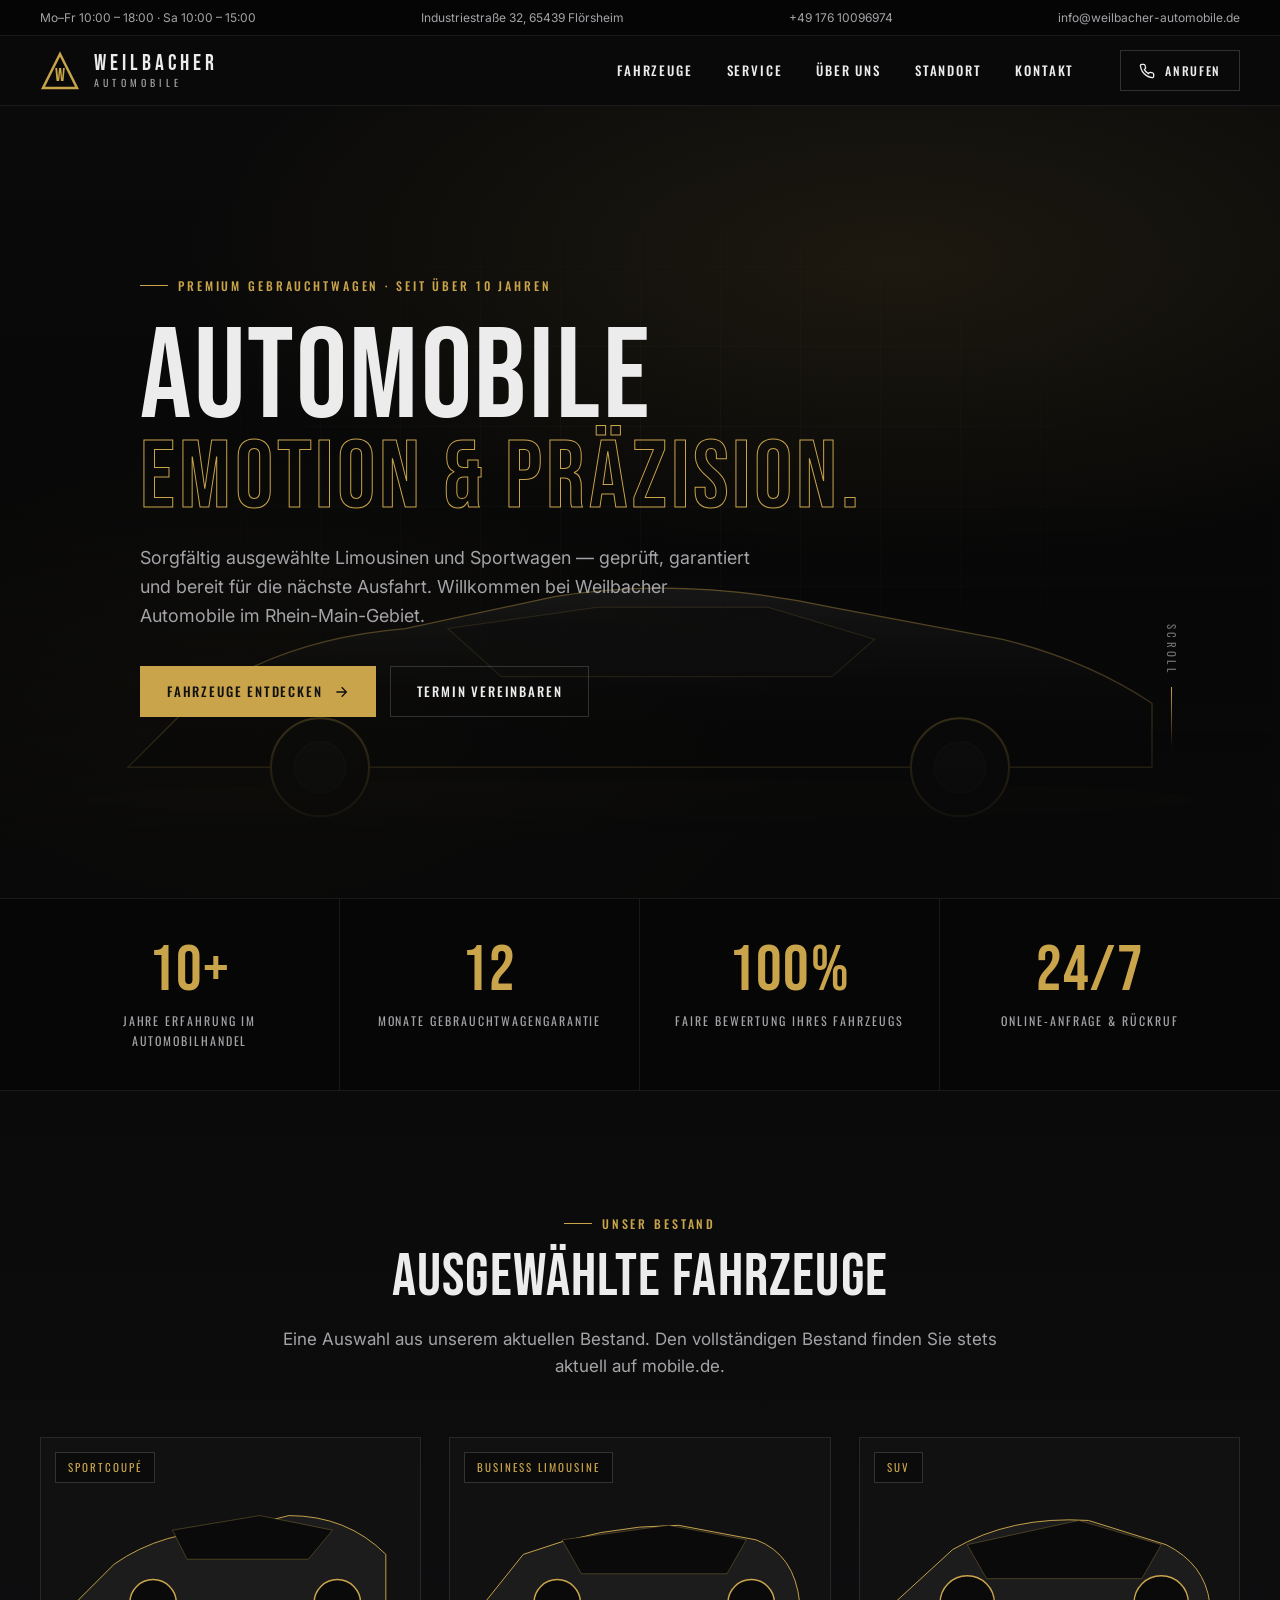
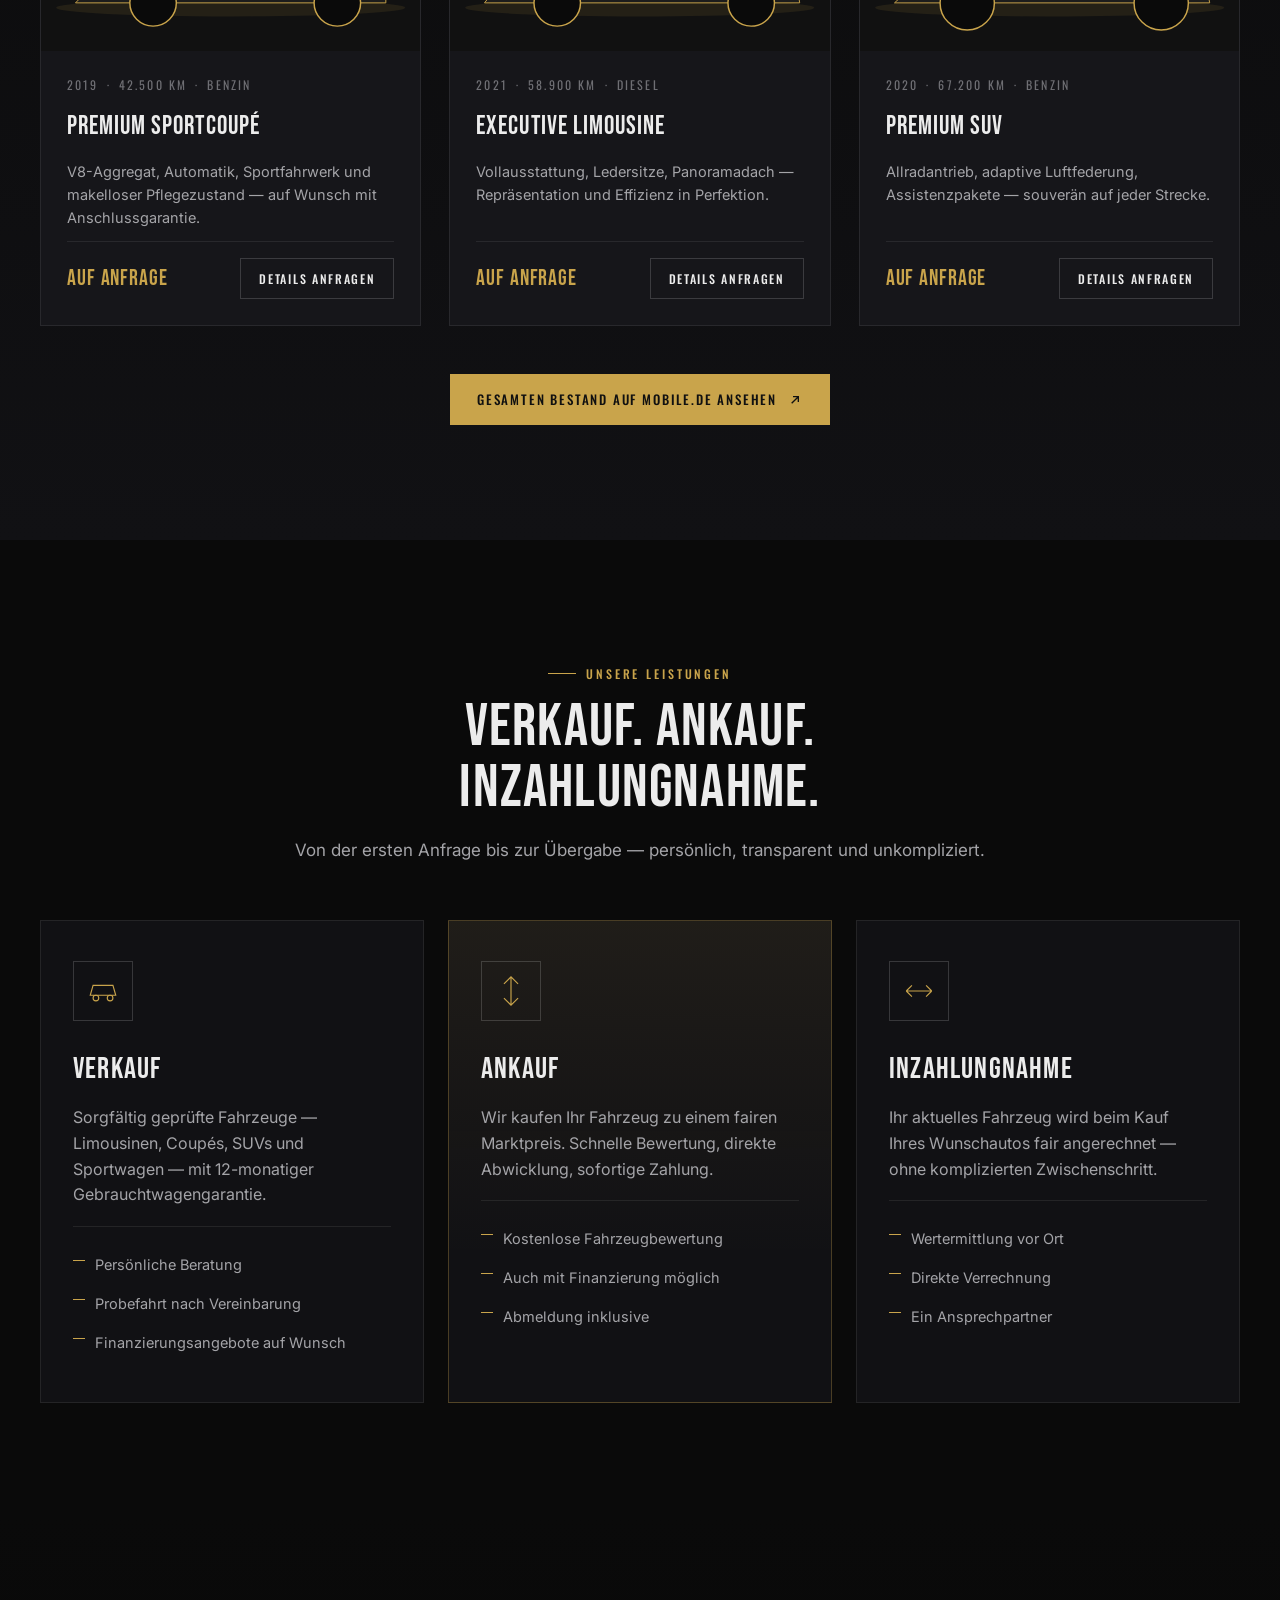
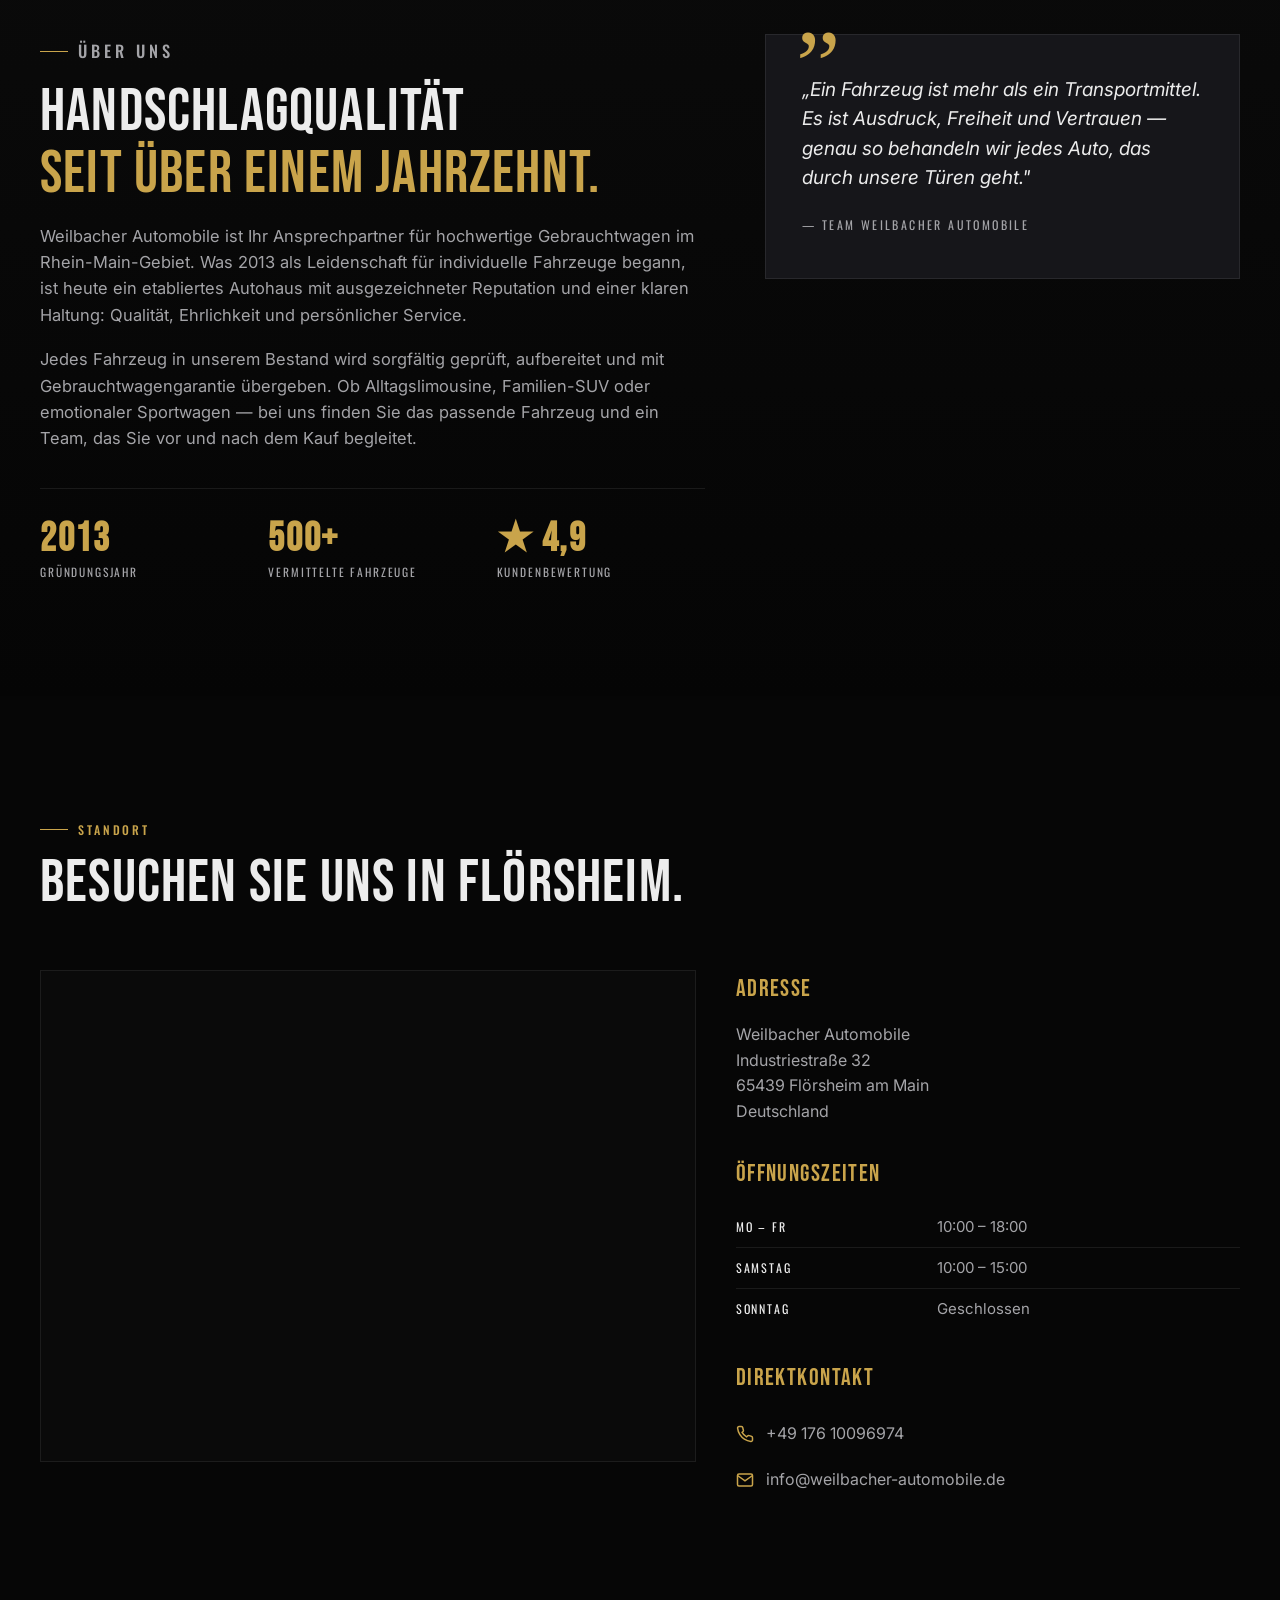
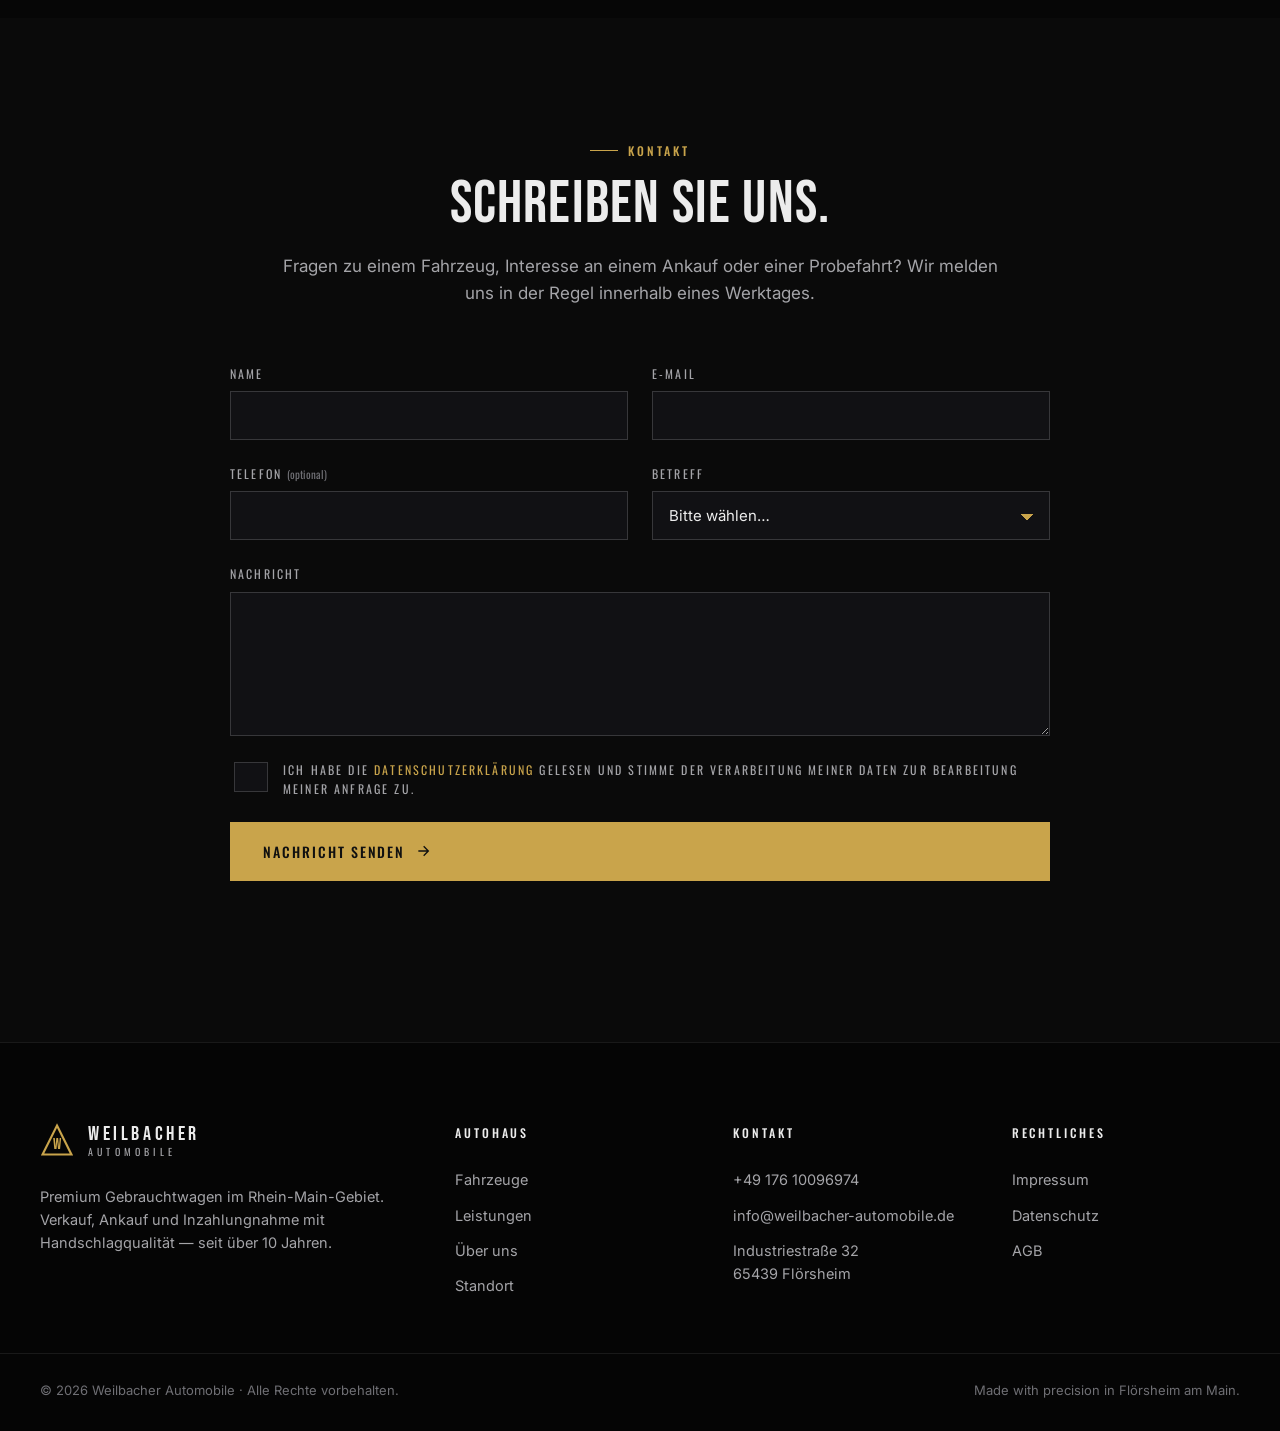
<file: weilbacher/index.html>
<!DOCTYPE html>
<html lang="de">
<head>
  <meta charset="UTF-8" />
  <meta name="viewport" content="width=device-width, initial-scale=1.0" />
  <title>Weilbacher Automobile — Premium Gebrauchtwagen im Rhein-Main-Gebiet</title>
  <meta name="description" content="Weilbacher Automobile — Ihr Spezialist für Premium-Gebrauchtwagen. Über 10 Jahre Erfahrung, 1 Jahr Garantie, Ankauf & Inzahlungnahme in Flörsheim am Main." />
  <meta name="theme-color" content="#0a0a0a" />
  <link rel="preconnect" href="https://fonts.googleapis.com" />
  <link rel="preconnect" href="https://fonts.gstatic.com" crossorigin />
  <link href="https://fonts.googleapis.com/css2?family=Bebas+Neue&family=Inter:wght@300;400;500;600;700&family=Oswald:wght@400;500;600;700&display=swap" rel="stylesheet" />
  <link rel="stylesheet" href="styles.css" />
  <link rel="icon" type="image/svg+xml" href="data:image/svg+xml,%3Csvg xmlns='http://www.w3.org/2000/svg' viewBox='0 0 32 32'%3E%3Crect width='32' height='32' fill='%230a0a0a'/%3E%3Ctext x='16' y='23' font-family='Bebas Neue,sans-serif' font-size='22' fill='%23c9a44b' text-anchor='middle' font-weight='700'%3EW%3C/text%3E%3C/svg%3E" />
</head>
<body>

<!-- Top ticker -->
<div class="ticker">
  <div class="ticker__inner">
    <span>Mo–Fr 10:00 – 18:00 · Sa 10:00 – 15:00</span>
    <span>Industriestraße 32, 65439 Flörsheim</span>
    <span><a href="tel:+4917610096974">+49 176 10096974</a></span>
    <span><a href="mailto:info@weilbacher-automobile.de">info@weilbacher-automobile.de</a></span>
  </div>
</div>

<!-- Header -->
<header class="header" id="header">
  <div class="header__inner container">
    <a class="logo" href="#top" aria-label="Weilbacher Automobile — Startseite">
      <span class="logo__mark" aria-hidden="true">
        <svg viewBox="0 0 40 40" width="40" height="40">
          <polygon points="20,3 37,37 3,37" fill="none" stroke="currentColor" stroke-width="2.5" stroke-linejoin="miter"/>
          <text x="20" y="30" text-anchor="middle" font-family="Bebas Neue,sans-serif" font-size="18" fill="currentColor">W</text>
        </svg>
      </span>
      <span class="logo__wordmark">
        <span class="logo__line1">Weilbacher</span>
        <span class="logo__line2">Automobile</span>
      </span>
    </a>

    <nav class="nav" aria-label="Hauptnavigation">
      <ul class="nav__list">
        <li><a href="#fahrzeuge">Fahrzeuge</a></li>
        <li><a href="#service">Service</a></li>
        <li><a href="#ueber-uns">Über uns</a></li>
        <li><a href="#standort">Standort</a></li>
        <li><a href="#kontakt">Kontakt</a></li>
      </ul>
    </nav>

    <div class="header__cta">
      <a class="btn btn--ghost btn--sm" href="tel:+4917610096974" aria-label="Anrufen">
        <svg viewBox="0 0 24 24" width="16" height="16" fill="none" stroke="currentColor" stroke-width="2"><path d="M22 16.92v3a2 2 0 0 1-2.18 2 19.79 19.79 0 0 1-8.63-3.07 19.5 19.5 0 0 1-6-6A19.79 19.79 0 0 1 2.12 4.18 2 2 0 0 1 4.11 2h3a2 2 0 0 1 2 1.72 12.84 12.84 0 0 0 .7 2.81 2 2 0 0 1-.45 2.11L8.09 9.91a16 16 0 0 0 6 6l1.27-1.27a2 2 0 0 1 2.11-.45 12.84 12.84 0 0 0 2.81.7A2 2 0 0 1 22 16.92z"/></svg>
        Anrufen
      </a>
      <button class="hamburger" id="hamburger" aria-label="Menü öffnen" aria-expanded="false">
        <span></span><span></span><span></span>
      </button>
    </div>
  </div>

  <nav class="mobile-nav" id="mobileNav" aria-label="Mobilnavigation">
    <ul>
      <li><a href="#fahrzeuge">Fahrzeuge</a></li>
      <li><a href="#service">Service</a></li>
      <li><a href="#ueber-uns">Über uns</a></li>
      <li><a href="#standort">Standort</a></li>
      <li><a href="#kontakt">Kontakt</a></li>
    </ul>
  </nav>
</header>

<main id="top">

  <!-- HERO -->
  <section class="hero">
    <div class="hero__media" aria-hidden="true">
      <div class="hero__vignette"></div>
      <svg class="hero__car" viewBox="0 0 1200 400" preserveAspectRatio="xMidYMid meet">
        <defs>
          <linearGradient id="carBody" x1="0" y1="0" x2="0" y2="1">
            <stop offset="0%" stop-color="#2a2a2a"/>
            <stop offset="60%" stop-color="#0a0a0a"/>
            <stop offset="100%" stop-color="#000"/>
          </linearGradient>
          <linearGradient id="carHighlight" x1="0" y1="0" x2="1" y2="0">
            <stop offset="0%" stop-color="transparent"/>
            <stop offset="45%" stop-color="rgba(201,164,75,.35)"/>
            <stop offset="55%" stop-color="rgba(201,164,75,.35)"/>
            <stop offset="100%" stop-color="transparent"/>
          </linearGradient>
        </defs>
        <!-- floor reflection -->
        <ellipse cx="600" cy="330" rx="520" ry="18" fill="rgba(201,164,75,.08)"/>
        <!-- sports car silhouette -->
        <path d="M120,300
                 L180,240
                 Q260,180 380,170
                 L520,140
                 Q640,120 780,150
                 L940,180
                 Q1020,200 1080,240
                 L1080,300 Z"
              fill="url(#carBody)" stroke="#c9a44b" stroke-width="1.2" opacity="0.95"/>
        <!-- windshield -->
        <path d="M420,170 L560,150 L720,150 L820,180 L780,215 L470,215 Z"
              fill="rgba(20,20,20,0.85)" stroke="rgba(201,164,75,.4)" stroke-width="1"/>
        <!-- accent stripe -->
        <path d="M180,255 L1060,255" stroke="url(#carHighlight)" stroke-width="1.5"/>
        <!-- wheels -->
        <circle cx="300" cy="300" r="46" fill="#0a0a0a" stroke="#c9a44b" stroke-width="2"/>
        <circle cx="300" cy="300" r="24" fill="#1a1a1a" stroke="#333" stroke-width="1"/>
        <circle cx="900" cy="300" r="46" fill="#0a0a0a" stroke="#c9a44b" stroke-width="2"/>
        <circle cx="900" cy="300" r="24" fill="#1a1a1a" stroke="#333" stroke-width="1"/>
      </svg>
    </div>

    <div class="hero__inner container">
      <p class="eyebrow">Premium Gebrauchtwagen · seit über 10 Jahren</p>
      <h1 class="hero__title">
        <span class="hero__title-1">Automobile</span>
        <span class="hero__title-2">Emotion &amp; Präzision.</span>
      </h1>
      <p class="hero__lead">Sorgfältig ausgewählte Limousinen und Sportwagen — geprüft, garantiert und bereit für die nächste Ausfahrt. Willkommen bei Weilbacher Automobile im Rhein-Main-Gebiet.</p>
      <div class="hero__ctas">
        <a class="btn btn--primary" href="#fahrzeuge">Fahrzeuge entdecken
          <svg viewBox="0 0 24 24" width="16" height="16" fill="none" stroke="currentColor" stroke-width="2"><path d="M5 12h14M13 5l7 7-7 7"/></svg>
        </a>
        <a class="btn btn--ghost" href="#kontakt">Termin vereinbaren</a>
      </div>

      <div class="hero__scroll">
        <span>Scroll</span>
        <span class="line"></span>
      </div>
    </div>
  </section>

  <!-- USP STRIP -->
  <section class="usp" aria-label="Unsere Vorteile">
    <div class="container usp__grid">
      <div class="usp__item">
        <div class="usp__num">10+</div>
        <div class="usp__label">Jahre Erfahrung im Automobilhandel</div>
      </div>
      <div class="usp__item">
        <div class="usp__num">12</div>
        <div class="usp__label">Monate Gebrauchtwagen&shy;garantie</div>
      </div>
      <div class="usp__item">
        <div class="usp__num">100%</div>
        <div class="usp__label">Faire Bewertung Ihres Fahrzeugs</div>
      </div>
      <div class="usp__item">
        <div class="usp__num">24/7</div>
        <div class="usp__label">Online-Anfrage &amp; Rückruf</div>
      </div>
    </div>
  </section>

  <!-- FEATURED VEHICLES -->
  <section class="section vehicles" id="fahrzeuge">
    <div class="container">
      <header class="section__head">
        <p class="eyebrow">Unser Bestand</p>
        <h2 class="section__title">Ausgewählte Fahrzeuge</h2>
        <p class="section__lead">Eine Auswahl aus unserem aktuellen Bestand. Den vollständigen Bestand finden Sie stets aktuell auf mobile.de.</p>
      </header>

      <div class="vehicles__grid">
        <!-- Card 1 -->
        <article class="vcard">
          <div class="vcard__media">
            <svg viewBox="0 0 400 220" preserveAspectRatio="xMidYMid slice" aria-hidden="true">
              <rect width="400" height="220" fill="#111"/>
              <ellipse cx="200" cy="175" rx="180" ry="9" fill="rgba(201,164,75,.1)"/>
              <path d="M40,170 L80,130 Q130,95 200,95 L260,80 Q320,80 360,120 L360,170 Z" fill="#1c1c1c" stroke="#c9a44b" stroke-width="1"/>
              <path d="M140,95 L230,80 L305,95 L280,125 L155,125 Z" fill="#0a0a0a" stroke="rgba(201,164,75,.3)"/>
              <circle cx="120" cy="170" r="24" fill="#0a0a0a" stroke="#c9a44b" stroke-width="1.5"/>
              <circle cx="310" cy="170" r="24" fill="#0a0a0a" stroke="#c9a44b" stroke-width="1.5"/>
            </svg>
            <span class="vcard__tag">Sportcoupé</span>
          </div>
          <div class="vcard__body">
            <div class="vcard__meta">
              <span>2019</span><span>·</span><span>42.500 km</span><span>·</span><span>Benzin</span>
            </div>
            <h3 class="vcard__title">Premium Sportcoupé</h3>
            <p class="vcard__desc">V8-Aggregat, Automatik, Sportfahrwerk und makelloser Pflegezustand — auf Wunsch mit Anschlussgarantie.</p>
            <div class="vcard__foot">
              <span class="vcard__price">Auf Anfrage</span>
              <a class="btn btn--sm btn--ghost" href="#kontakt">Details anfragen</a>
            </div>
          </div>
        </article>

        <!-- Card 2 -->
        <article class="vcard">
          <div class="vcard__media">
            <svg viewBox="0 0 400 220" preserveAspectRatio="xMidYMid slice" aria-hidden="true">
              <rect width="400" height="220" fill="#111"/>
              <ellipse cx="200" cy="175" rx="180" ry="9" fill="rgba(201,164,75,.1)"/>
              <path d="M40,170 L80,120 Q160,90 240,90 L320,105 Q360,120 365,170 Z" fill="#1c1c1c" stroke="#c9a44b" stroke-width="1"/>
              <path d="M120,105 L230,90 L310,105 L290,140 L140,140 Z" fill="#0a0a0a" stroke="rgba(201,164,75,.3)"/>
              <circle cx="115" cy="170" r="24" fill="#0a0a0a" stroke="#c9a44b" stroke-width="1.5"/>
              <circle cx="315" cy="170" r="24" fill="#0a0a0a" stroke="#c9a44b" stroke-width="1.5"/>
            </svg>
            <span class="vcard__tag">Business Limousine</span>
          </div>
          <div class="vcard__body">
            <div class="vcard__meta">
              <span>2021</span><span>·</span><span>58.900 km</span><span>·</span><span>Diesel</span>
            </div>
            <h3 class="vcard__title">Executive Limousine</h3>
            <p class="vcard__desc">Vollausstattung, Ledersitze, Panoramadach — Repräsentation und Effizienz in Perfektion.</p>
            <div class="vcard__foot">
              <span class="vcard__price">Auf Anfrage</span>
              <a class="btn btn--sm btn--ghost" href="#kontakt">Details anfragen</a>
            </div>
          </div>
        </article>

        <!-- Card 3 -->
        <article class="vcard">
          <div class="vcard__media">
            <svg viewBox="0 0 400 220" preserveAspectRatio="xMidYMid slice" aria-hidden="true">
              <rect width="400" height="220" fill="#111"/>
              <ellipse cx="200" cy="175" rx="180" ry="9" fill="rgba(201,164,75,.1)"/>
              <path d="M40,170 L100,115 Q160,80 240,85 L320,110 Q360,130 365,170 Z" fill="#1c1c1c" stroke="#c9a44b" stroke-width="1"/>
              <path d="M115,110 L230,85 L315,110 L295,145 L135,145 Z" fill="#0a0a0a" stroke="rgba(201,164,75,.3)"/>
              <circle cx="115" cy="170" r="28" fill="#0a0a0a" stroke="#c9a44b" stroke-width="1.5"/>
              <circle cx="315" cy="170" r="28" fill="#0a0a0a" stroke="#c9a44b" stroke-width="1.5"/>
            </svg>
            <span class="vcard__tag">SUV</span>
          </div>
          <div class="vcard__body">
            <div class="vcard__meta">
              <span>2020</span><span>·</span><span>67.200 km</span><span>·</span><span>Benzin</span>
            </div>
            <h3 class="vcard__title">Premium SUV</h3>
            <p class="vcard__desc">Allradantrieb, adaptive Luftfederung, Assistenzpakete — souverän auf jeder Strecke.</p>
            <div class="vcard__foot">
              <span class="vcard__price">Auf Anfrage</span>
              <a class="btn btn--sm btn--ghost" href="#kontakt">Details anfragen</a>
            </div>
          </div>
        </article>
      </div>

      <div class="vehicles__cta">
        <a class="btn btn--primary" href="https://home.mobile.de" target="_blank" rel="noopener">Gesamten Bestand auf mobile.de ansehen
          <svg viewBox="0 0 24 24" width="16" height="16" fill="none" stroke="currentColor" stroke-width="2"><path d="M7 17L17 7M9 7h8v8"/></svg>
        </a>
      </div>
    </div>
  </section>

  <!-- SERVICES -->
  <section class="section services" id="service">
    <div class="container">
      <header class="section__head">
        <p class="eyebrow">Unsere Leistungen</p>
        <h2 class="section__title">Verkauf. Ankauf. Inzahlungnahme.</h2>
        <p class="section__lead">Von der ersten Anfrage bis zur Übergabe — persönlich, transparent und unkompliziert.</p>
      </header>

      <div class="services__grid">
        <article class="scard">
          <div class="scard__icon" aria-hidden="true">
            <svg viewBox="0 0 48 48" width="34" height="34" fill="none" stroke="currentColor" stroke-width="1.6">
              <path d="M6 30h36l-4-14H10z"/><circle cx="14" cy="34" r="4"/><circle cx="34" cy="34" r="4"/>
            </svg>
          </div>
          <h3>Verkauf</h3>
          <p>Sorgfältig geprüfte Fahrzeuge — Limousinen, Coupés, SUVs und Sportwagen — mit 12-monatiger Gebrauchtwagen&shy;garantie.</p>
          <ul>
            <li>Persönliche Beratung</li>
            <li>Probefahrt nach Vereinbarung</li>
            <li>Finanzierungs&shy;angebote auf Wunsch</li>
          </ul>
        </article>

        <article class="scard scard--accent">
          <div class="scard__icon" aria-hidden="true">
            <svg viewBox="0 0 48 48" width="34" height="34" fill="none" stroke="currentColor" stroke-width="1.6">
              <path d="M24 4v40M14 14l10-10 10 10M14 34l10 10 10-10"/>
            </svg>
          </div>
          <h3>Ankauf</h3>
          <p>Wir kaufen Ihr Fahrzeug zu einem fairen Marktpreis. Schnelle Bewertung, direkte Abwicklung, sofortige Zahlung.</p>
          <ul>
            <li>Kostenlose Fahrzeug&shy;bewertung</li>
            <li>Auch mit Finanzierung möglich</li>
            <li>Abmeldung inklusive</li>
          </ul>
        </article>

        <article class="scard">
          <div class="scard__icon" aria-hidden="true">
            <svg viewBox="0 0 48 48" width="34" height="34" fill="none" stroke="currentColor" stroke-width="1.6">
              <path d="M6 24h36M6 24l8-8M6 24l8 8M42 24l-8-8M42 24l-8 8"/>
            </svg>
          </div>
          <h3>Inzahlungnahme</h3>
          <p>Ihr aktuelles Fahrzeug wird beim Kauf Ihres Wunschautos fair angerechnet — ohne komplizierten Zwischenschritt.</p>
          <ul>
            <li>Wert&shy;ermittlung vor Ort</li>
            <li>Direkte Verrechnung</li>
            <li>Ein Ansprechpartner</li>
          </ul>
        </article>
      </div>
    </div>
  </section>

  <!-- ABOUT -->
  <section class="section about" id="ueber-uns">
    <div class="container about__grid">
      <div class="about__copy">
        <p class="eyebrow">Über uns</p>
        <h2 class="section__title">Handschlagqualität<br/><span class="accent">seit über einem Jahrzehnt.</span></h2>
        <p>Weilbacher Automobile ist Ihr Ansprechpartner für hochwertige Gebrauchtwagen im Rhein-Main-Gebiet. Was 2013 als Leidenschaft für individuelle Fahrzeuge begann, ist heute ein etabliertes Autohaus mit ausgezeichneter Reputation und einer klaren Haltung: Qualität, Ehrlichkeit und persönlicher Service.</p>
        <p>Jedes Fahrzeug in unserem Bestand wird sorgfältig geprüft, aufbereitet und mit Gebrauchtwagen&shy;garantie übergeben. Ob Alltagslimousine, Familien-SUV oder emotionaler Sportwagen — bei uns finden Sie das passende Fahrzeug und ein Team, das Sie vor und nach dem Kauf begleitet.</p>
        <div class="about__stats">
          <div><strong>2013</strong><span>Gründungsjahr</span></div>
          <div><strong>500+</strong><span>Vermittelte Fahrzeuge</span></div>
          <div><strong>★ 4,9</strong><span>Kunden&shy;bewertung</span></div>
        </div>
      </div>

      <aside class="about__panel">
        <blockquote>
          „Ein Fahrzeug ist mehr als ein Transportmittel. Es ist Ausdruck, Freiheit und Vertrauen — genau so behandeln wir jedes Auto, das durch unsere Türen geht."
        </blockquote>
        <cite>— Team Weilbacher Automobile</cite>
      </aside>
    </div>
  </section>

  <!-- LOCATION -->
  <section class="section location" id="standort">
    <div class="container">
      <header class="section__head section__head--left">
        <p class="eyebrow">Standort</p>
        <h2 class="section__title">Besuchen Sie uns in Flörsheim.</h2>
      </header>

      <div class="location__grid">
        <div class="location__map">
          <iframe
            src="https://www.openstreetmap.org/export/embed.html?bbox=8.4210%2C50.0180%2C8.4470%2C50.0330&amp;layer=mapnik&amp;marker=50.0255%2C8.4340"
            loading="lazy"
            referrerpolicy="no-referrer-when-downgrade"
            title="Karte: Industriestraße 32, 65439 Flörsheim"></iframe>
        </div>
        <div class="location__info">
          <div class="info-block">
            <h3>Adresse</h3>
            <address>
              Weilbacher Automobile<br/>
              Industriestraße 32<br/>
              65439 Flörsheim am Main<br/>
              Deutschland
            </address>
          </div>
          <div class="info-block">
            <h3>Öffnungszeiten</h3>
            <table class="hours">
              <tbody>
                <tr><th>Mo – Fr</th><td>10:00 – 18:00</td></tr>
                <tr><th>Samstag</th><td>10:00 – 15:00</td></tr>
                <tr><th>Sonntag</th><td>Geschlossen</td></tr>
              </tbody>
            </table>
          </div>
          <div class="info-block">
            <h3>Direkt&shy;kontakt</h3>
            <ul class="contact-list">
              <li>
                <svg viewBox="0 0 24 24" width="18" height="18" fill="none" stroke="currentColor" stroke-width="2"><path d="M22 16.92v3a2 2 0 0 1-2.18 2 19.79 19.79 0 0 1-8.63-3.07 19.5 19.5 0 0 1-6-6A19.79 19.79 0 0 1 2.12 4.18 2 2 0 0 1 4.11 2h3a2 2 0 0 1 2 1.72 12.84 12.84 0 0 0 .7 2.81 2 2 0 0 1-.45 2.11L8.09 9.91a16 16 0 0 0 6 6l1.27-1.27a2 2 0 0 1 2.11-.45 12.84 12.84 0 0 0 2.81.7A2 2 0 0 1 22 16.92z"/></svg>
                <a href="tel:+4917610096974">+49 176 10096974</a>
              </li>
              <li>
                <svg viewBox="0 0 24 24" width="18" height="18" fill="none" stroke="currentColor" stroke-width="2"><rect x="2" y="4" width="20" height="16" rx="2"/><path d="M22 6l-10 7L2 6"/></svg>
                <a href="mailto:info@weilbacher-automobile.de">info@weilbacher-automobile.de</a>
              </li>
            </ul>
          </div>
        </div>
      </div>
    </div>
  </section>

  <!-- CONTACT -->
  <section class="section contact" id="kontakt">
    <div class="container">
      <header class="section__head">
        <p class="eyebrow">Kontakt</p>
        <h2 class="section__title">Schreiben Sie uns.</h2>
        <p class="section__lead">Fragen zu einem Fahrzeug, Interesse an einem Ankauf oder einer Probefahrt? Wir melden uns in der Regel innerhalb eines Werktages.</p>
      </header>

      <form class="contact-form" id="contactForm" novalidate>
        <div class="field">
          <label for="name">Name</label>
          <input type="text" id="name" name="name" required autocomplete="name" />
        </div>
        <div class="field">
          <label for="email">E-Mail</label>
          <input type="email" id="email" name="email" required autocomplete="email" />
        </div>
        <div class="field">
          <label for="phone">Telefon <span class="opt">(optional)</span></label>
          <input type="tel" id="phone" name="phone" autocomplete="tel" />
        </div>
        <div class="field">
          <label for="subject">Betreff</label>
          <select id="subject" name="subject" required>
            <option value="">Bitte wählen…</option>
            <option>Anfrage zu einem Fahrzeug</option>
            <option>Ankauf meines Fahrzeugs</option>
            <option>Probefahrt vereinbaren</option>
            <option>Sonstige Anfrage</option>
          </select>
        </div>
        <div class="field field--full">
          <label for="message">Nachricht</label>
          <textarea id="message" name="message" rows="6" required></textarea>
        </div>
        <div class="field field--full field--consent">
          <label class="checkbox">
            <input type="checkbox" id="consent" name="consent" required />
            <span>Ich habe die <a href="datenschutz.html">Datenschutz&shy;erklärung</a> gelesen und stimme der Verarbeitung meiner Daten zur Bearbeitung meiner Anfrage zu.</span>
          </label>
        </div>
        <div class="field field--full">
          <button type="submit" class="btn btn--primary btn--lg">Nachricht senden
            <svg viewBox="0 0 24 24" width="16" height="16" fill="none" stroke="currentColor" stroke-width="2"><path d="M5 12h14M13 5l7 7-7 7"/></svg>
          </button>
        </div>
        <p class="form-status" id="formStatus" role="status" aria-live="polite"></p>
      </form>
    </div>
  </section>

</main>

<!-- FOOTER -->
<footer class="footer">
  <div class="container footer__grid">
    <div class="footer__brand">
      <div class="logo logo--footer">
        <span class="logo__mark" aria-hidden="true">
          <svg viewBox="0 0 40 40" width="34" height="34">
            <polygon points="20,3 37,37 3,37" fill="none" stroke="currentColor" stroke-width="2.5"/>
            <text x="20" y="30" text-anchor="middle" font-family="Bebas Neue,sans-serif" font-size="18" fill="currentColor">W</text>
          </svg>
        </span>
        <span class="logo__wordmark">
          <span class="logo__line1">Weilbacher</span>
          <span class="logo__line2">Automobile</span>
        </span>
      </div>
      <p>Premium Gebrauchtwagen im Rhein-Main-Gebiet. Verkauf, Ankauf und Inzahlungnahme mit Handschlagqualität — seit über 10 Jahren.</p>
    </div>

    <div class="footer__col">
      <h4>Autohaus</h4>
      <ul>
        <li><a href="#fahrzeuge">Fahrzeuge</a></li>
        <li><a href="#service">Leistungen</a></li>
        <li><a href="#ueber-uns">Über uns</a></li>
        <li><a href="#standort">Standort</a></li>
      </ul>
    </div>

    <div class="footer__col">
      <h4>Kontakt</h4>
      <ul>
        <li><a href="tel:+4917610096974">+49 176 10096974</a></li>
        <li><a href="mailto:info@weilbacher-automobile.de">info@weilbacher-automobile.de</a></li>
        <li>Industriestraße 32<br/>65439 Flörsheim</li>
      </ul>
    </div>

    <div class="footer__col">
      <h4>Rechtliches</h4>
      <ul>
        <li><a href="impressum.html">Impressum</a></li>
        <li><a href="datenschutz.html">Datenschutz</a></li>
        <li><a href="datenschutz.html#agb">AGB</a></li>
      </ul>
    </div>
  </div>
  <div class="footer__bottom container">
    <span>© <span id="year"></span> Weilbacher Automobile · Alle Rechte vorbehalten.</span>
    <span class="footer__meta">Made with precision in Flörsheim am Main.</span>
  </div>
</footer>

<script src="script.js"></script>
</body>
</html>
</file>
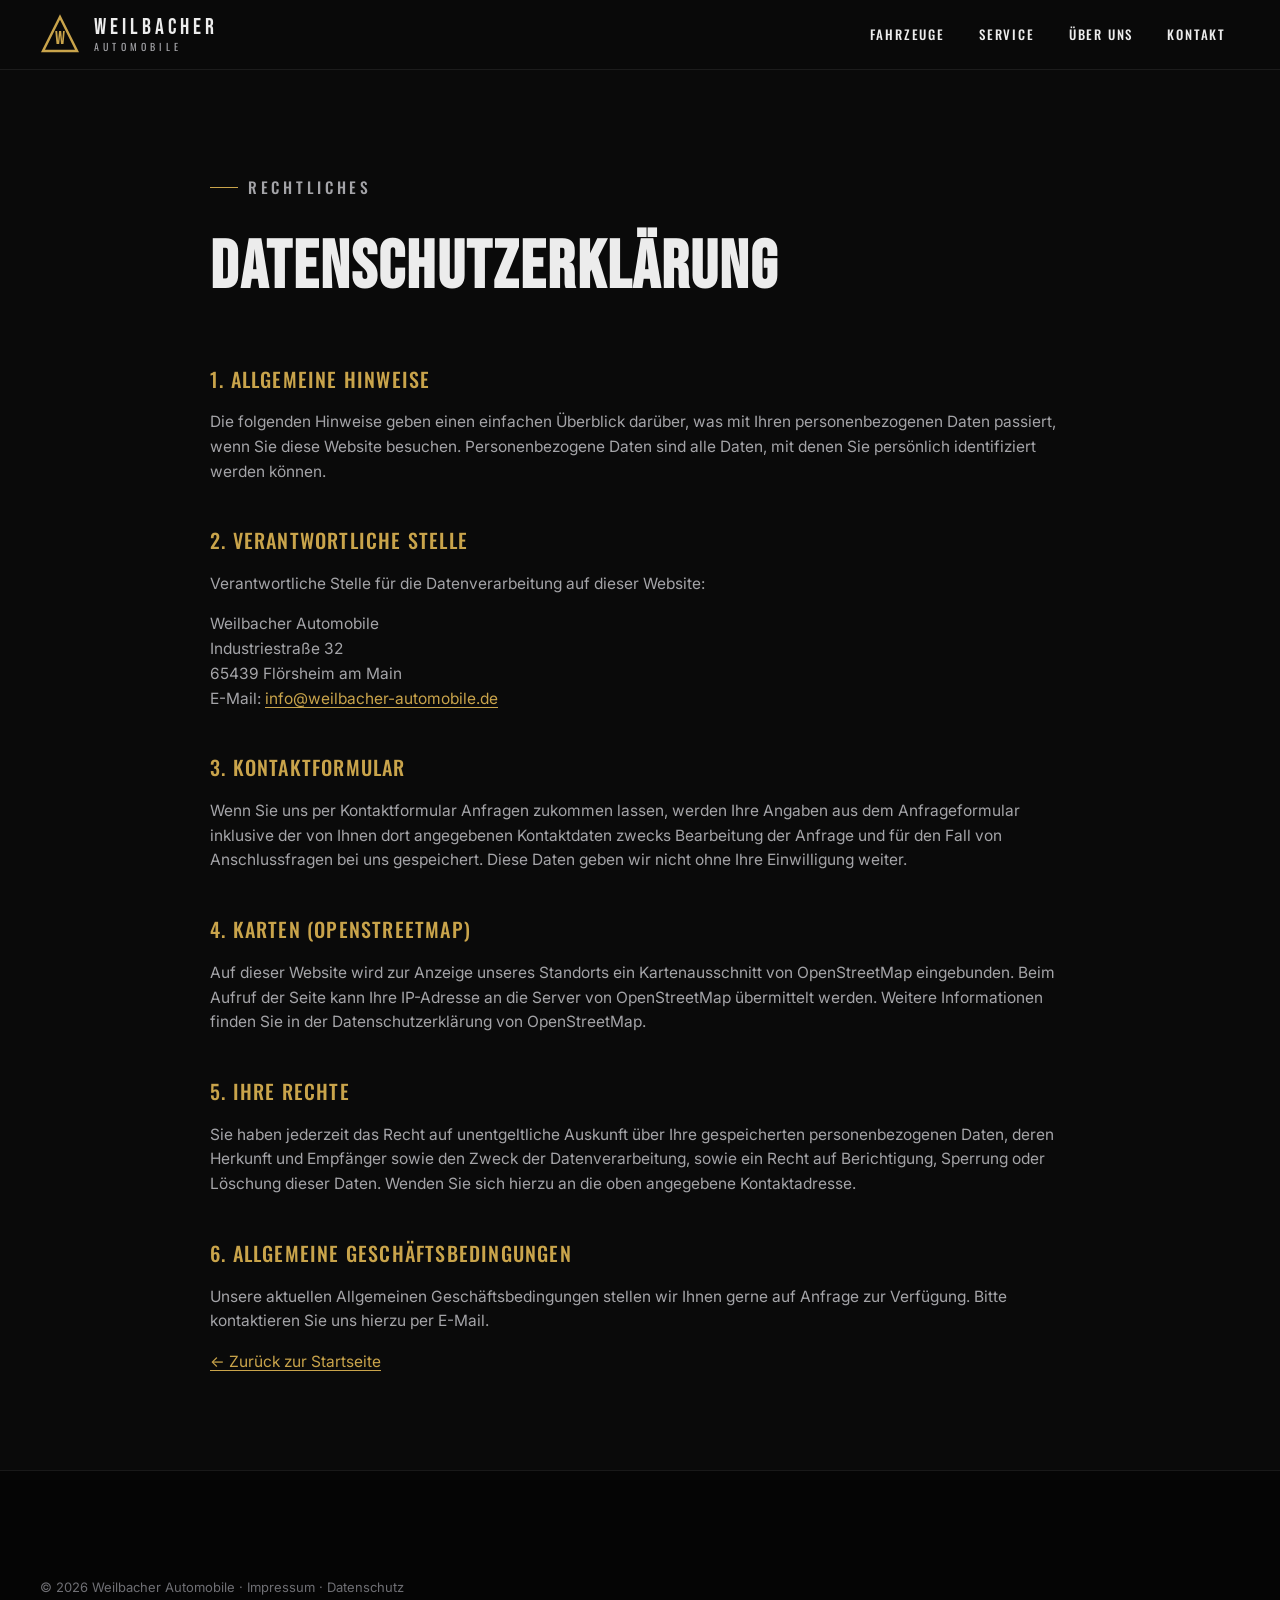
<file: weilbacher/datenschutz.html>
<!DOCTYPE html>
<html lang="de">
<head>
  <meta charset="UTF-8" />
  <meta name="viewport" content="width=device-width, initial-scale=1.0" />
  <title>Datenschutzerklärung — Weilbacher Automobile</title>
  <meta name="theme-color" content="#0a0a0a" />
  <link rel="preconnect" href="https://fonts.googleapis.com" />
  <link rel="preconnect" href="https://fonts.gstatic.com" crossorigin />
  <link href="https://fonts.googleapis.com/css2?family=Bebas+Neue&family=Inter:wght@300;400;500;600;700&family=Oswald:wght@400;500;600;700&display=swap" rel="stylesheet" />
  <link rel="stylesheet" href="styles.css" />
</head>
<body>

<header class="header">
  <div class="header__inner container">
    <a class="logo" href="index.html">
      <span class="logo__mark" aria-hidden="true">
        <svg viewBox="0 0 40 40" width="40" height="40">
          <polygon points="20,3 37,37 3,37" fill="none" stroke="currentColor" stroke-width="2.5"/>
          <text x="20" y="30" text-anchor="middle" font-family="Bebas Neue,sans-serif" font-size="18" fill="currentColor">W</text>
        </svg>
      </span>
      <span class="logo__wordmark">
        <span class="logo__line1">Weilbacher</span>
        <span class="logo__line2">Automobile</span>
      </span>
    </a>
    <nav class="nav" aria-label="Hauptnavigation">
      <ul class="nav__list">
        <li><a href="index.html#fahrzeuge">Fahrzeuge</a></li>
        <li><a href="index.html#service">Service</a></li>
        <li><a href="index.html#ueber-uns">Über uns</a></li>
        <li><a href="index.html#kontakt">Kontakt</a></li>
      </ul>
    </nav>
  </div>
</header>

<main>
  <section class="container legal">
    <p class="eyebrow">Rechtliches</p>
    <h1>Datenschutz&shy;erklärung</h1>

    <h2>1. Allgemeine Hinweise</h2>
    <p>Die folgenden Hinweise geben einen einfachen Überblick darüber, was mit Ihren personenbezogenen Daten passiert, wenn Sie diese Website besuchen. Personenbezogene Daten sind alle Daten, mit denen Sie persönlich identifiziert werden können.</p>

    <h2>2. Verantwortliche Stelle</h2>
    <p>Verantwortliche Stelle für die Datenverarbeitung auf dieser Website:</p>
    <p>
      Weilbacher Automobile<br/>
      Industriestraße 32<br/>
      65439 Flörsheim am Main<br/>
      E-Mail: <a href="mailto:info@weilbacher-automobile.de">info@weilbacher-automobile.de</a>
    </p>

    <h2>3. Kontaktformular</h2>
    <p>Wenn Sie uns per Kontaktformular Anfragen zukommen lassen, werden Ihre Angaben aus dem Anfrageformular inklusive der von Ihnen dort angegebenen Kontaktdaten zwecks Bearbeitung der Anfrage und für den Fall von Anschlussfragen bei uns gespeichert. Diese Daten geben wir nicht ohne Ihre Einwilligung weiter.</p>

    <h2>4. Karten (OpenStreetMap)</h2>
    <p>Auf dieser Website wird zur Anzeige unseres Standorts ein Kartenausschnitt von OpenStreetMap eingebunden. Beim Aufruf der Seite kann Ihre IP-Adresse an die Server von OpenStreetMap übermittelt werden. Weitere Informationen finden Sie in der Datenschutzerklärung von OpenStreetMap.</p>

    <h2>5. Ihre Rechte</h2>
    <p>Sie haben jederzeit das Recht auf unentgeltliche Auskunft über Ihre gespeicherten personenbezogenen Daten, deren Herkunft und Empfänger sowie den Zweck der Datenverarbeitung, sowie ein Recht auf Berichtigung, Sperrung oder Löschung dieser Daten. Wenden Sie sich hierzu an die oben angegebene Kontaktadresse.</p>

    <h2 id="agb">6. Allgemeine Geschäftsbedingungen</h2>
    <p>Unsere aktuellen Allgemeinen Geschäftsbedingungen stellen wir Ihnen gerne auf Anfrage zur Verfügung. Bitte kontaktieren Sie uns hierzu per E-Mail.</p>

    <p><a href="index.html">← Zurück zur Startseite</a></p>
  </section>
</main>

<footer class="footer">
  <div class="container footer__bottom">
    <span>© <span id="year"></span> Weilbacher Automobile · <a href="impressum.html">Impressum</a> · <a href="datenschutz.html">Datenschutz</a></span>
  </div>
</footer>

<script src="script.js"></script>
</body>
</html>
</file>
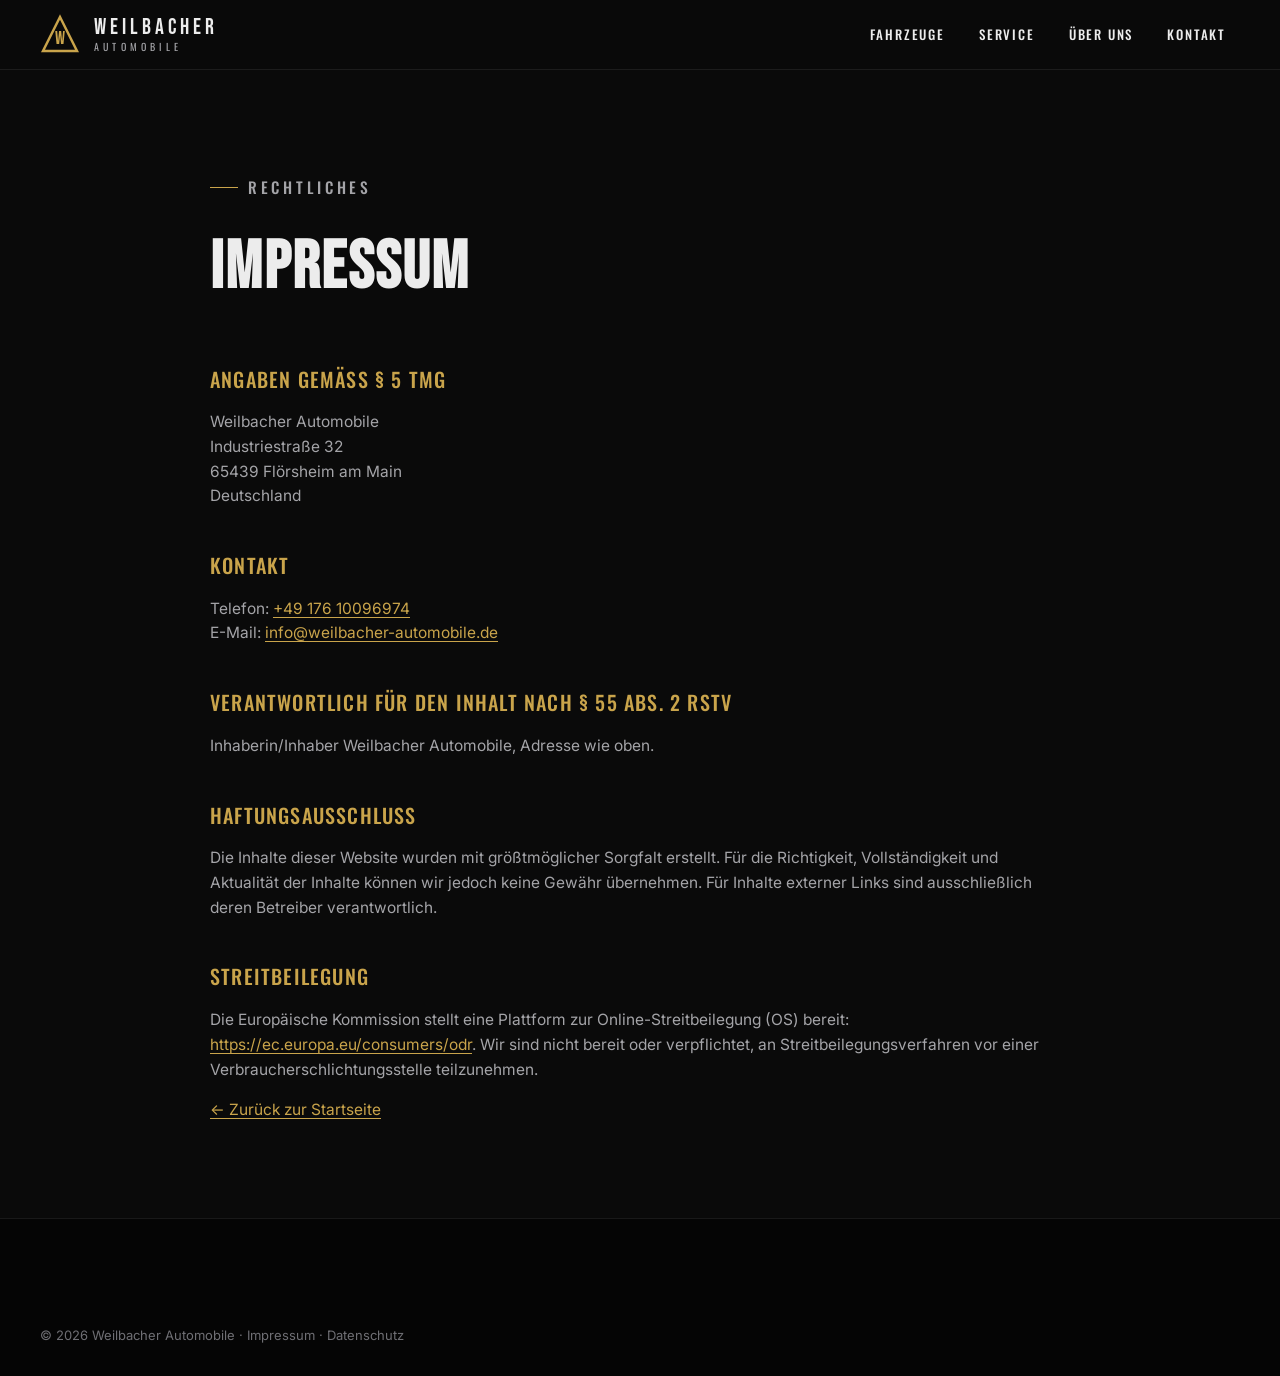
<file: weilbacher/impressum.html>
<!DOCTYPE html>
<html lang="de">
<head>
  <meta charset="UTF-8" />
  <meta name="viewport" content="width=device-width, initial-scale=1.0" />
  <title>Impressum — Weilbacher Automobile</title>
  <meta name="theme-color" content="#0a0a0a" />
  <link rel="preconnect" href="https://fonts.googleapis.com" />
  <link rel="preconnect" href="https://fonts.gstatic.com" crossorigin />
  <link href="https://fonts.googleapis.com/css2?family=Bebas+Neue&family=Inter:wght@300;400;500;600;700&family=Oswald:wght@400;500;600;700&display=swap" rel="stylesheet" />
  <link rel="stylesheet" href="styles.css" />
</head>
<body>

<header class="header">
  <div class="header__inner container">
    <a class="logo" href="index.html">
      <span class="logo__mark" aria-hidden="true">
        <svg viewBox="0 0 40 40" width="40" height="40">
          <polygon points="20,3 37,37 3,37" fill="none" stroke="currentColor" stroke-width="2.5"/>
          <text x="20" y="30" text-anchor="middle" font-family="Bebas Neue,sans-serif" font-size="18" fill="currentColor">W</text>
        </svg>
      </span>
      <span class="logo__wordmark">
        <span class="logo__line1">Weilbacher</span>
        <span class="logo__line2">Automobile</span>
      </span>
    </a>
    <nav class="nav" aria-label="Hauptnavigation">
      <ul class="nav__list">
        <li><a href="index.html#fahrzeuge">Fahrzeuge</a></li>
        <li><a href="index.html#service">Service</a></li>
        <li><a href="index.html#ueber-uns">Über uns</a></li>
        <li><a href="index.html#kontakt">Kontakt</a></li>
      </ul>
    </nav>
  </div>
</header>

<main>
  <section class="container legal">
    <p class="eyebrow">Rechtliches</p>
    <h1>Impressum</h1>

    <h2>Angaben gemäß § 5 TMG</h2>
    <p>
      Weilbacher Automobile<br/>
      Industriestraße 32<br/>
      65439 Flörsheim am Main<br/>
      Deutschland
    </p>

    <h2>Kontakt</h2>
    <p>
      Telefon: <a href="tel:+4917610096974">+49 176 10096974</a><br/>
      E-Mail: <a href="mailto:info@weilbacher-automobile.de">info@weilbacher-automobile.de</a>
    </p>

    <h2>Verantwortlich für den Inhalt nach § 55 Abs. 2 RStV</h2>
    <p>Inhaberin/Inhaber Weilbacher Automobile, Adresse wie oben.</p>

    <h2>Haftungsausschluss</h2>
    <p>Die Inhalte dieser Website wurden mit größtmöglicher Sorgfalt erstellt. Für die Richtigkeit, Vollständigkeit und Aktualität der Inhalte können wir jedoch keine Gewähr übernehmen. Für Inhalte externer Links sind ausschließlich deren Betreiber verantwortlich.</p>

    <h2>Streitbeilegung</h2>
    <p>Die Europäische Kommission stellt eine Plattform zur Online-Streitbeilegung (OS) bereit: <a href="https://ec.europa.eu/consumers/odr" target="_blank" rel="noopener">https://ec.europa.eu/consumers/odr</a>. Wir sind nicht bereit oder verpflichtet, an Streitbeilegungs&shy;verfahren vor einer Verbraucher&shy;schlichtungsstelle teilzunehmen.</p>

    <p><a href="index.html">← Zurück zur Startseite</a></p>
  </section>
</main>

<footer class="footer">
  <div class="container footer__bottom">
    <span>© <span id="year"></span> Weilbacher Automobile · <a href="impressum.html">Impressum</a> · <a href="datenschutz.html">Datenschutz</a></span>
  </div>
</footer>

<script src="script.js"></script>
</body>
</html>
</file>
<file: weilbacher/styles.css>
/* ------------------------------------------------------------------
   Weilbacher Automobile — luxury dark theme, gold accent
   Inspired by the visual language of high-end automotive dealer sites.
------------------------------------------------------------------- */

*,
*::before,
*::after { box-sizing: border-box; }

:root {
  --bg:            #0a0a0a;
  --bg-elev:       #111114;
  --bg-elev-2:     #16161a;
  --line:          rgba(255, 255, 255, 0.08);
  --line-strong:   rgba(255, 255, 255, 0.16);
  --text:          #ececec;
  --text-muted:    #a4a4a8;
  --text-dim:      #6f6f74;
  --accent:        #c9a44b;      /* champagne gold */
  --accent-hi:     #e6c268;
  --accent-lo:     #8f7530;
  --danger:        #d94848;
  --success:       #4bc98a;

  --radius:        4px;
  --radius-lg:     6px;

  --font-display:  "Bebas Neue", "Oswald", Impact, "Arial Narrow Bold", sans-serif;
  --font-heading:  "Oswald", "Inter", system-ui, sans-serif;
  --font-body:     "Inter", system-ui, -apple-system, "Segoe UI", Roboto, sans-serif;

  --tr:            250ms cubic-bezier(.2,.7,.2,1);
}

html { scroll-behavior: smooth; }

body {
  margin: 0;
  background: var(--bg);
  color: var(--text);
  font-family: var(--font-body);
  font-size: 16px;
  line-height: 1.6;
  -webkit-font-smoothing: antialiased;
  -moz-osx-font-smoothing: grayscale;
  overflow-x: hidden;
}

img, svg { max-width: 100%; display: block; }

a { color: inherit; text-decoration: none; transition: color var(--tr); }
a:hover { color: var(--accent); }

.container {
  width: 100%;
  max-width: 1280px;
  margin: 0 auto;
  padding: 0 clamp(20px, 4vw, 40px);
}

/* ---------- Utility ---------- */
.eyebrow {
  font-family: var(--font-heading);
  font-weight: 500;
  font-size: 12px;
  letter-spacing: 0.24em;
  text-transform: uppercase;
  color: var(--accent);
  margin: 0 0 14px;
  display: inline-flex;
  align-items: center;
  gap: 10px;
}
.eyebrow::before {
  content: "";
  width: 28px;
  height: 1px;
  background: var(--accent);
  display: inline-block;
}

.accent { color: var(--accent); }

/* ---------- Buttons ---------- */
.btn {
  --btn-bg: transparent;
  --btn-color: var(--text);
  --btn-border: var(--line-strong);
  display: inline-flex;
  align-items: center;
  gap: 10px;
  padding: 14px 26px;
  border: 1px solid var(--btn-border);
  background: var(--btn-bg);
  color: var(--btn-color);
  font-family: var(--font-heading);
  font-weight: 500;
  font-size: 13px;
  letter-spacing: 0.14em;
  text-transform: uppercase;
  cursor: pointer;
  transition: background var(--tr), border-color var(--tr), color var(--tr), transform var(--tr);
  border-radius: 0;
  position: relative;
  overflow: hidden;
}
.btn svg { transition: transform var(--tr); }
.btn:hover svg { transform: translateX(3px); }
.btn--sm { padding: 10px 18px; font-size: 12px; }
.btn--lg { padding: 18px 32px; font-size: 14px; }

.btn--primary {
  --btn-bg: var(--accent);
  --btn-color: #101010;
  --btn-border: var(--accent);
}
.btn--primary:hover {
  --btn-bg: var(--accent-hi);
  --btn-border: var(--accent-hi);
  color: #101010;
}
.btn--ghost:hover {
  --btn-color: var(--accent);
  --btn-border: var(--accent);
}

/* ---------- Top ticker ---------- */
.ticker {
  background: #050505;
  border-bottom: 1px solid var(--line);
  font-size: 12px;
  color: var(--text-muted);
}
.ticker__inner {
  max-width: 1280px;
  margin: 0 auto;
  padding: 8px clamp(20px, 4vw, 40px);
  display: flex;
  flex-wrap: wrap;
  gap: 8px 24px;
  align-items: center;
  justify-content: space-between;
}
.ticker a { color: var(--text-muted); }
.ticker a:hover { color: var(--accent); }

/* ---------- Header ---------- */
.header {
  position: sticky;
  top: 0;
  z-index: 50;
  background: rgba(10, 10, 10, 0.85);
  backdrop-filter: blur(14px) saturate(140%);
  -webkit-backdrop-filter: blur(14px) saturate(140%);
  border-bottom: 1px solid var(--line);
  transition: background var(--tr), border-color var(--tr);
}
.header.is-scrolled {
  background: rgba(6, 6, 6, 0.96);
  border-bottom-color: var(--line-strong);
}
.header__inner {
  display: flex;
  align-items: center;
  gap: 32px;
  padding-top: 14px;
  padding-bottom: 14px;
}

.logo {
  display: inline-flex;
  align-items: center;
  gap: 14px;
  color: var(--text);
}
.logo__mark { color: var(--accent); display: grid; place-items: center; }
.logo__wordmark { display: flex; flex-direction: column; line-height: 1; }
.logo__line1 {
  font-family: var(--font-display);
  font-size: 22px;
  letter-spacing: 0.18em;
  color: var(--text);
}
.logo__line2 {
  font-family: var(--font-heading);
  font-weight: 400;
  font-size: 10px;
  letter-spacing: 0.42em;
  text-transform: uppercase;
  color: var(--text-muted);
  margin-top: 3px;
}

.nav { margin-left: auto; }
.nav__list {
  list-style: none; margin: 0; padding: 0;
  display: flex; gap: 6px;
}
.nav__list a {
  display: block;
  padding: 10px 14px;
  font-family: var(--font-heading);
  font-weight: 500;
  font-size: 13px;
  letter-spacing: 0.14em;
  text-transform: uppercase;
  color: var(--text);
  position: relative;
}
.nav__list a::after {
  content: "";
  position: absolute;
  left: 14px; right: 14px; bottom: 4px;
  height: 1px;
  background: var(--accent);
  transform: scaleX(0);
  transform-origin: left;
  transition: transform var(--tr);
}
.nav__list a:hover { color: var(--accent); }
.nav__list a:hover::after { transform: scaleX(1); }

.header__cta { display: flex; align-items: center; gap: 12px; }

.hamburger {
  display: none;
  width: 40px; height: 40px;
  background: transparent;
  border: 1px solid var(--line-strong);
  cursor: pointer;
  padding: 0;
  position: relative;
}
.hamburger span {
  display: block;
  width: 18px; height: 1.5px;
  background: var(--text);
  margin: 4px auto;
  transition: transform var(--tr), opacity var(--tr);
}
.hamburger[aria-expanded="true"] span:nth-child(1) { transform: translateY(6px) rotate(45deg); }
.hamburger[aria-expanded="true"] span:nth-child(2) { opacity: 0; }
.hamburger[aria-expanded="true"] span:nth-child(3) { transform: translateY(-6px) rotate(-45deg); }

.mobile-nav {
  display: none;
  border-top: 1px solid var(--line);
  background: #060606;
}
.mobile-nav ul {
  list-style: none; margin: 0; padding: 8px 0;
}
.mobile-nav a {
  display: block;
  padding: 14px clamp(20px, 4vw, 40px);
  font-family: var(--font-heading);
  font-size: 15px;
  letter-spacing: 0.14em;
  text-transform: uppercase;
  border-bottom: 1px solid var(--line);
}

/* ---------- Hero ---------- */
.hero {
  position: relative;
  min-height: min(88vh, 820px);
  display: flex;
  align-items: center;
  padding: 60px 0 80px;
  overflow: hidden;
  isolation: isolate;
  background:
    radial-gradient(1200px 500px at 70% 20%, rgba(201, 164, 75, 0.10), transparent 60%),
    radial-gradient(900px 500px at 20% 80%, rgba(201, 164, 75, 0.06), transparent 60%),
    linear-gradient(180deg, #0a0a0a 0%, #050505 100%);
}
.hero::before {
  content: "";
  position: absolute; inset: 0;
  background-image:
    linear-gradient(rgba(255,255,255,0.03) 1px, transparent 1px),
    linear-gradient(90deg, rgba(255,255,255,0.03) 1px, transparent 1px);
  background-size: 80px 80px;
  mask-image: radial-gradient(ellipse at center, black 0%, transparent 70%);
  -webkit-mask-image: radial-gradient(ellipse at center, black 0%, transparent 70%);
  pointer-events: none;
  z-index: -1;
}
.hero__media {
  position: absolute;
  inset: auto 0 0 0;
  height: 60%;
  z-index: -1;
  opacity: 0.75;
}
.hero__car { width: 100%; height: 100%; }
.hero__vignette {
  position: absolute;
  inset: 0;
  background: linear-gradient(180deg, transparent 0%, var(--bg) 90%);
  pointer-events: none;
}

.hero__inner { position: relative; max-width: 1080px; }
.hero__title {
  font-family: var(--font-display);
  font-weight: 400;
  font-size: clamp(52px, 10vw, 132px);
  line-height: 0.9;
  letter-spacing: 0.02em;
  margin: 12px 0 22px;
  text-transform: uppercase;
}
.hero__title-1 {
  display: block;
  color: var(--text);
}
.hero__title-2 {
  display: block;
  color: transparent;
  -webkit-text-stroke: 1px var(--accent);
  font-size: 0.75em;
  letter-spacing: 0.04em;
}
.hero__lead {
  color: var(--text-muted);
  font-size: clamp(15px, 1.4vw, 18px);
  max-width: 620px;
  margin: 0 0 36px;
}
.hero__ctas {
  display: flex;
  flex-wrap: wrap;
  gap: 14px;
}
.hero__scroll {
  position: absolute;
  right: 0;
  bottom: -30px;
  display: flex;
  align-items: center;
  gap: 12px;
  font-family: var(--font-heading);
  font-size: 11px;
  letter-spacing: 0.3em;
  text-transform: uppercase;
  color: var(--text-dim);
  writing-mode: vertical-rl;
}
.hero__scroll .line {
  width: 1px; height: 60px;
  background: linear-gradient(180deg, var(--accent), transparent);
  animation: dropline 2.4s ease-in-out infinite;
}
@keyframes dropline {
  0%, 100% { transform: scaleY(0.3); transform-origin: top; }
  50%      { transform: scaleY(1);   transform-origin: top; }
}

/* ---------- USP strip ---------- */
.usp {
  background: #060606;
  border-block: 1px solid var(--line);
}
.usp__grid {
  display: grid;
  grid-template-columns: repeat(4, 1fr);
  gap: 0;
}
.usp__item {
  padding: 40px 26px;
  text-align: center;
  border-right: 1px solid var(--line);
}
.usp__item:last-child { border-right: none; }
.usp__num {
  font-family: var(--font-display);
  font-size: clamp(40px, 5vw, 64px);
  line-height: 1;
  color: var(--accent);
  margin-bottom: 8px;
  letter-spacing: 0.02em;
}
.usp__label {
  font-family: var(--font-heading);
  font-size: 12px;
  letter-spacing: 0.16em;
  text-transform: uppercase;
  color: var(--text-muted);
}

/* ---------- Sections ---------- */
.section { padding: clamp(70px, 9vw, 130px) 0; }
.section__head {
  text-align: center;
  max-width: 720px;
  margin: 0 auto 56px;
}
.section__head--left { text-align: left; margin-left: 0; }
.section__title {
  font-family: var(--font-display);
  font-weight: 400;
  font-size: clamp(36px, 5vw, 60px);
  line-height: 1.02;
  letter-spacing: 0.02em;
  text-transform: uppercase;
  margin: 0 0 18px;
}
.section__lead {
  color: var(--text-muted);
  font-size: 17px;
  margin: 0;
}

/* ---------- Vehicles ---------- */
.vehicles { background: linear-gradient(180deg, var(--bg) 0%, var(--bg-elev) 100%); }
.vehicles__grid {
  display: grid;
  grid-template-columns: repeat(auto-fit, minmax(320px, 1fr));
  gap: 28px;
}
.vcard {
  background: var(--bg-elev-2);
  border: 1px solid var(--line);
  transition: border-color var(--tr), transform var(--tr);
  display: flex;
  flex-direction: column;
}
.vcard:hover { border-color: var(--accent); transform: translateY(-4px); }
.vcard__media {
  position: relative;
  aspect-ratio: 16 / 9;
  overflow: hidden;
  background: #0d0d0d;
}
.vcard__media svg { width: 100%; height: 100%; }
.vcard__tag {
  position: absolute;
  top: 14px; left: 14px;
  padding: 6px 12px;
  font-family: var(--font-heading);
  font-size: 11px;
  letter-spacing: 0.18em;
  text-transform: uppercase;
  background: rgba(10,10,10,0.8);
  border: 1px solid var(--line-strong);
  color: var(--accent);
}
.vcard__body {
  padding: 24px 26px 26px;
  display: flex;
  flex-direction: column;
  gap: 12px;
  flex: 1;
}
.vcard__meta {
  display: flex;
  gap: 8px;
  font-family: var(--font-heading);
  font-size: 12px;
  letter-spacing: 0.18em;
  text-transform: uppercase;
  color: var(--text-dim);
}
.vcard__title {
  font-family: var(--font-display);
  font-weight: 400;
  font-size: 26px;
  letter-spacing: 0.04em;
  text-transform: uppercase;
  margin: 0;
}
.vcard__desc {
  color: var(--text-muted);
  font-size: 14.5px;
  margin: 0;
}
.vcard__foot {
  margin-top: auto;
  padding-top: 16px;
  border-top: 1px solid var(--line);
  display: flex;
  align-items: center;
  justify-content: space-between;
  gap: 12px;
}
.vcard__price {
  font-family: var(--font-display);
  font-size: 22px;
  color: var(--accent);
  letter-spacing: 0.04em;
}
.vehicles__cta {
  text-align: center;
  margin-top: 48px;
}

/* ---------- Services ---------- */
.services { background: var(--bg); }
.services__grid {
  display: grid;
  grid-template-columns: repeat(auto-fit, minmax(300px, 1fr));
  gap: 24px;
}
.scard {
  background: var(--bg-elev);
  border: 1px solid var(--line);
  padding: 40px 32px;
  transition: border-color var(--tr), transform var(--tr), background var(--tr);
  position: relative;
}
.scard:hover { border-color: var(--accent); transform: translateY(-4px); }
.scard--accent {
  background: linear-gradient(180deg, rgba(201,164,75,0.08), transparent 70%), var(--bg-elev);
  border-color: rgba(201,164,75,0.3);
}
.scard__icon {
  width: 60px; height: 60px;
  border: 1px solid var(--line-strong);
  color: var(--accent);
  display: grid; place-items: center;
  margin-bottom: 24px;
}
.scard h3 {
  font-family: var(--font-display);
  font-weight: 400;
  font-size: 30px;
  letter-spacing: 0.04em;
  text-transform: uppercase;
  margin: 0 0 12px;
}
.scard p { color: var(--text-muted); margin: 0 0 18px; }
.scard ul {
  list-style: none;
  margin: 0; padding: 0;
  border-top: 1px solid var(--line);
  padding-top: 18px;
}
.scard ul li {
  padding: 8px 0 8px 22px;
  position: relative;
  color: var(--text-muted);
  font-size: 14.5px;
}
.scard ul li::before {
  content: "";
  position: absolute;
  left: 0; top: 15px;
  width: 12px; height: 1px;
  background: var(--accent);
}

/* ---------- About ---------- */
.about {
  background: linear-gradient(180deg, var(--bg) 0%, #050505 100%);
}
.about__grid {
  display: grid;
  grid-template-columns: 1.4fr 1fr;
  gap: 60px;
  align-items: start;
}
.about__copy p {
  color: var(--text-muted);
  font-size: 16.5px;
  margin: 0 0 18px;
}
.about__stats {
  margin-top: 36px;
  display: grid;
  grid-template-columns: repeat(3, 1fr);
  gap: 20px;
  border-top: 1px solid var(--line);
  padding-top: 30px;
}
.about__stats > div { display: flex; flex-direction: column; gap: 4px; }
.about__stats strong {
  font-family: var(--font-display);
  font-size: 40px;
  letter-spacing: 0.04em;
  color: var(--accent);
  line-height: 1;
}
.about__stats span {
  font-family: var(--font-heading);
  font-size: 11.5px;
  letter-spacing: 0.16em;
  text-transform: uppercase;
  color: var(--text-muted);
}
.about__panel {
  background: var(--bg-elev-2);
  border: 1px solid var(--line);
  padding: 40px 36px;
  position: relative;
}
.about__panel::before {
  content: "”";
  position: absolute;
  top: -20px; left: 30px;
  font-family: Georgia, serif;
  font-size: 100px;
  line-height: 1;
  color: var(--accent);
}
.about__panel blockquote {
  margin: 0 0 20px;
  font-size: 19px;
  line-height: 1.55;
  font-style: italic;
  color: var(--text);
}
.about__panel cite {
  font-family: var(--font-heading);
  font-size: 12px;
  letter-spacing: 0.2em;
  text-transform: uppercase;
  color: var(--text-muted);
  font-style: normal;
}

/* ---------- Location ---------- */
.location { background: #060606; }
.location__grid {
  display: grid;
  grid-template-columns: 1.3fr 1fr;
  gap: 40px;
}
.location__map {
  border: 1px solid var(--line);
  aspect-ratio: 4 / 3;
  overflow: hidden;
  background: #111;
  filter: grayscale(0.7) contrast(1.05) brightness(0.9);
  transition: filter var(--tr);
}
.location__map:hover { filter: grayscale(0.2) contrast(1.05) brightness(1); }
.location__map iframe { width: 100%; height: 100%; border: 0; }

.location__info {
  display: flex;
  flex-direction: column;
  gap: 30px;
}
.info-block h3 {
  font-family: var(--font-display);
  font-weight: 400;
  font-size: 24px;
  letter-spacing: 0.06em;
  text-transform: uppercase;
  margin: 0 0 14px;
  color: var(--accent);
}
.info-block address { font-style: normal; color: var(--text-muted); }
.hours { width: 100%; border-collapse: collapse; }
.hours th, .hours td {
  padding: 8px 0;
  text-align: left;
  border-bottom: 1px solid var(--line);
  color: var(--text-muted);
  font-weight: 400;
  font-size: 15px;
}
.hours th {
  font-family: var(--font-heading);
  font-size: 12px;
  letter-spacing: 0.16em;
  text-transform: uppercase;
  color: var(--text);
  width: 40%;
}
.hours tr:last-child th, .hours tr:last-child td { border-bottom: none; }

.contact-list { list-style: none; margin: 0; padding: 0; }
.contact-list li {
  display: flex; align-items: center; gap: 12px;
  padding: 10px 0;
  color: var(--text-muted);
}
.contact-list svg { color: var(--accent); flex-shrink: 0; }

/* ---------- Contact form ---------- */
.contact { background: var(--bg); }
.contact-form {
  max-width: 820px;
  margin: 0 auto;
  display: grid;
  grid-template-columns: 1fr 1fr;
  gap: 24px;
}
.field { display: flex; flex-direction: column; gap: 8px; }
.field--full { grid-column: 1 / -1; }
.field label {
  font-family: var(--font-heading);
  font-size: 12px;
  letter-spacing: 0.18em;
  text-transform: uppercase;
  color: var(--text-muted);
}
.field .opt { color: var(--text-dim); text-transform: none; letter-spacing: 0; font-size: 11px; }

.field input,
.field select,
.field textarea {
  background: var(--bg-elev);
  border: 1px solid var(--line-strong);
  color: var(--text);
  padding: 14px 16px;
  font-family: var(--font-body);
  font-size: 15px;
  border-radius: 0;
  transition: border-color var(--tr), background var(--tr);
  width: 100%;
}
.field input:focus,
.field select:focus,
.field textarea:focus {
  outline: none;
  border-color: var(--accent);
  background: var(--bg-elev-2);
}
.field textarea { resize: vertical; min-height: 120px; }
.field select {
  appearance: none;
  background-image: linear-gradient(45deg, transparent 50%, var(--accent) 50%), linear-gradient(-45deg, transparent 50%, var(--accent) 50%);
  background-position: calc(100% - 22px) 22px, calc(100% - 16px) 22px;
  background-size: 6px 6px;
  background-repeat: no-repeat;
  padding-right: 40px;
}

.checkbox {
  display: flex; align-items: flex-start; gap: 12px;
  color: var(--text-muted);
  font-size: 14px;
  font-family: var(--font-body);
  text-transform: none;
  letter-spacing: 0;
  cursor: pointer;
}
.checkbox input {
  appearance: none;
  width: 18px; height: 18px;
  border: 1px solid var(--line-strong);
  background: var(--bg-elev);
  cursor: pointer;
  position: relative;
  flex-shrink: 0;
  margin-top: 2px;
}
.checkbox input:checked {
  background: var(--accent);
  border-color: var(--accent);
}
.checkbox input:checked::after {
  content: "";
  position: absolute;
  left: 5px; top: 1px;
  width: 5px; height: 10px;
  border: solid #0a0a0a;
  border-width: 0 2px 2px 0;
  transform: rotate(45deg);
}
.checkbox a { color: var(--accent); }

.form-status {
  min-height: 22px;
  margin: 0;
  font-size: 14px;
  color: var(--success);
}
.form-status.error { color: var(--danger); }

/* ---------- Footer ---------- */
.footer {
  background: #050505;
  border-top: 1px solid var(--line);
  padding: 80px 0 30px;
  color: var(--text-muted);
}
.footer__grid {
  display: grid;
  grid-template-columns: 1.6fr 1fr 1fr 1fr;
  gap: 50px;
  padding-bottom: 50px;
  border-bottom: 1px solid var(--line);
}
.footer__brand p { margin: 20px 0 0; max-width: 380px; font-size: 14.5px; }
.footer__col h4 {
  font-family: var(--font-heading);
  font-weight: 500;
  font-size: 12px;
  letter-spacing: 0.24em;
  text-transform: uppercase;
  color: var(--text);
  margin: 0 0 20px;
}
.footer__col ul { list-style: none; margin: 0; padding: 0; }
.footer__col li { padding: 6px 0; font-size: 14.5px; }
.footer__bottom {
  padding-top: 26px;
  display: flex; justify-content: space-between; align-items: center; gap: 20px;
  font-size: 13px;
  color: var(--text-dim);
}
.logo--footer .logo__line1 { font-size: 20px; }

/* ---------- Reveal-on-scroll ---------- */
.reveal {
  opacity: 0;
  transform: translateY(24px);
  transition: opacity 700ms ease, transform 700ms ease;
}
.reveal.is-in {
  opacity: 1;
  transform: none;
}

/* ---------- Responsive ---------- */
@media (max-width: 960px) {
  .nav { display: none; }
  .hamburger { display: inline-flex; align-items: center; justify-content: center; }
  .mobile-nav.is-open { display: block; }

  .usp__grid { grid-template-columns: repeat(2, 1fr); }
  .usp__item:nth-child(2) { border-right: none; }
  .usp__item:nth-child(-n+2) { border-bottom: 1px solid var(--line); }

  .about__grid { grid-template-columns: 1fr; gap: 40px; }
  .location__grid { grid-template-columns: 1fr; }
  .footer__grid { grid-template-columns: 1fr 1fr; }
  .contact-form { grid-template-columns: 1fr; }
}

@media (max-width: 640px) {
  .hero__title-2 { -webkit-text-stroke-width: 0.5px; }
  .hero__scroll { display: none; }
  .about__stats { grid-template-columns: repeat(3, 1fr); gap: 12px; }
  .about__stats strong { font-size: 28px; }
  .footer__grid { grid-template-columns: 1fr; gap: 30px; }
  .footer__bottom { flex-direction: column; align-items: flex-start; }
  .ticker__inner { justify-content: flex-start; font-size: 11px; }
  .header__inner { gap: 12px; }
  .header__cta .btn--sm { display: none; }
}

/* ---------- Sub-page (legal) ---------- */
.legal {
  padding: 100px 0 80px;
  max-width: 860px;
}
.legal h1 {
  font-family: var(--font-display);
  font-size: clamp(40px, 6vw, 68px);
  letter-spacing: 0.03em;
  text-transform: uppercase;
  margin: 0 0 30px;
}
.legal h2 {
  font-family: var(--font-heading);
  font-weight: 500;
  font-size: 20px;
  letter-spacing: 0.06em;
  text-transform: uppercase;
  margin: 40px 0 12px;
  color: var(--accent);
}
.legal p, .legal li { color: var(--text-muted); font-size: 15.5px; }
.legal a { color: var(--accent); text-decoration: underline; text-underline-offset: 3px; }
.legal ul { padding-left: 20px; }
</file>
